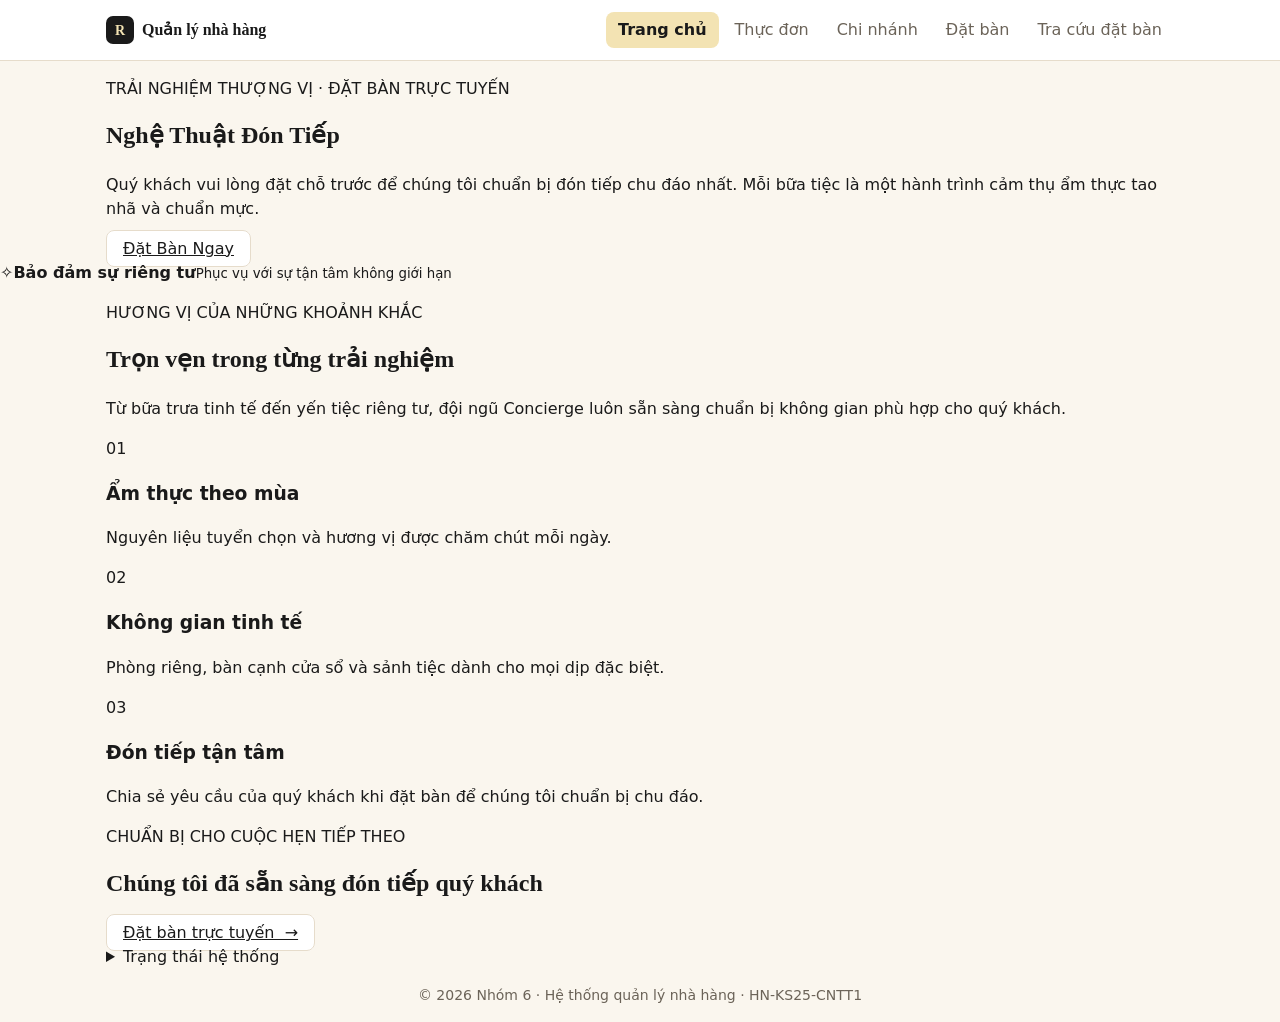
<file: restaurant-frontend/index.html>
<!DOCTYPE html>
<html lang="vi">
<head>
  <meta charset="UTF-8">
  <meta name="viewport" content="width=device-width, initial-scale=1.0">
  <title>Nhà hàng | Ẩm thực thượng hạng</title>
  <link rel="icon" href="assets/images/logo.svg">
  <link rel="stylesheet" href="css/style.css">
</head>
<body data-root="./">
  <header id="app-header"></header>

  <main class="home-page">
    <section class="home-hero">
      <div class="container home-hero-content">
        <p class="eyebrow">TRẢI NGHIỆM THƯỢNG VỊ · ĐẶT BÀN TRỰC TUYẾN</p>
        <h1>Nghệ Thuật Đón Tiếp</h1>
        <p>Quý khách vui lòng đặt chỗ trước để chúng tôi chuẩn bị đón tiếp chu đáo nhất. Mỗi bữa tiệc là một hành trình cảm thụ ẩm thực tao nhã và chuẩn mực.</p>
        <a class="btn btn-book" href="pages/customer/reservation.html">Đặt Bàn Ngay</a>
      </div>
      <div class="hero-assurance"><span>✧</span><strong>Bảo đảm sự riêng tư</strong><small>Phục vụ với sự tận tâm không giới hạn</small></div>
    </section>

    <section class="container home-content" id="experience">
      <div class="home-intro">
        <p class="eyebrow">HƯƠNG VỊ CỦA NHỮNG KHOẢNH KHẮC</p>
        <h2>Trọn vẹn trong từng trải nghiệm</h2>
        <p>Từ bữa trưa tinh tế đến yến tiệc riêng tư, đội ngũ Concierge luôn sẵn sàng chuẩn bị không gian phù hợp cho quý khách.</p>
      </div>
      <div class="experience-grid">
        <article class="experience-card"><span>01</span><h3>Ẩm thực theo mùa</h3><p>Nguyên liệu tuyển chọn và hương vị được chăm chút mỗi ngày.</p></article>
        <article class="experience-card"><span>02</span><h3>Không gian tinh tế</h3><p>Phòng riêng, bàn cạnh cửa sổ và sảnh tiệc dành cho mọi dịp đặc biệt.</p></article>
        <article class="experience-card"><span>03</span><h3>Đón tiếp tận tâm</h3><p>Chia sẻ yêu cầu của quý khách khi đặt bàn để chúng tôi chuẩn bị chu đáo.</p></article>
      </div>
      <div class="home-cta">
        <div><p class="eyebrow">CHUẨN BỊ CHO CUỘC HẸN TIẾP THEO</p><h2>Chúng tôi đã sẵn sàng đón tiếp quý khách</h2></div>
        <a class="btn btn-dark" href="pages/customer/reservation.html">Đặt bàn trực tuyến&nbsp; →</a>
      </div>
      <details class="connection-details">
        <summary>Trạng thái hệ thống</summary>
        <span>API: <code id="api-url"></code></span>
        <div id="health-status" class="status"></div>
        <button id="btn-recheck" class="btn">Kiểm tra lại</button>
      </details>
    </section>
  </main>

  <footer id="app-footer"></footer>

  <!-- Thứ tự quan trọng: config -> api -> utils -> layout -> script riêng của trang -->
  <script src="js/config.js"></script>
  <script src="js/api.js"></script>
  <script src="js/utils.js"></script>
  <script src="js/layout.js"></script>
  <script src="js/pages/home.js"></script>
</body>
</html>
</file>
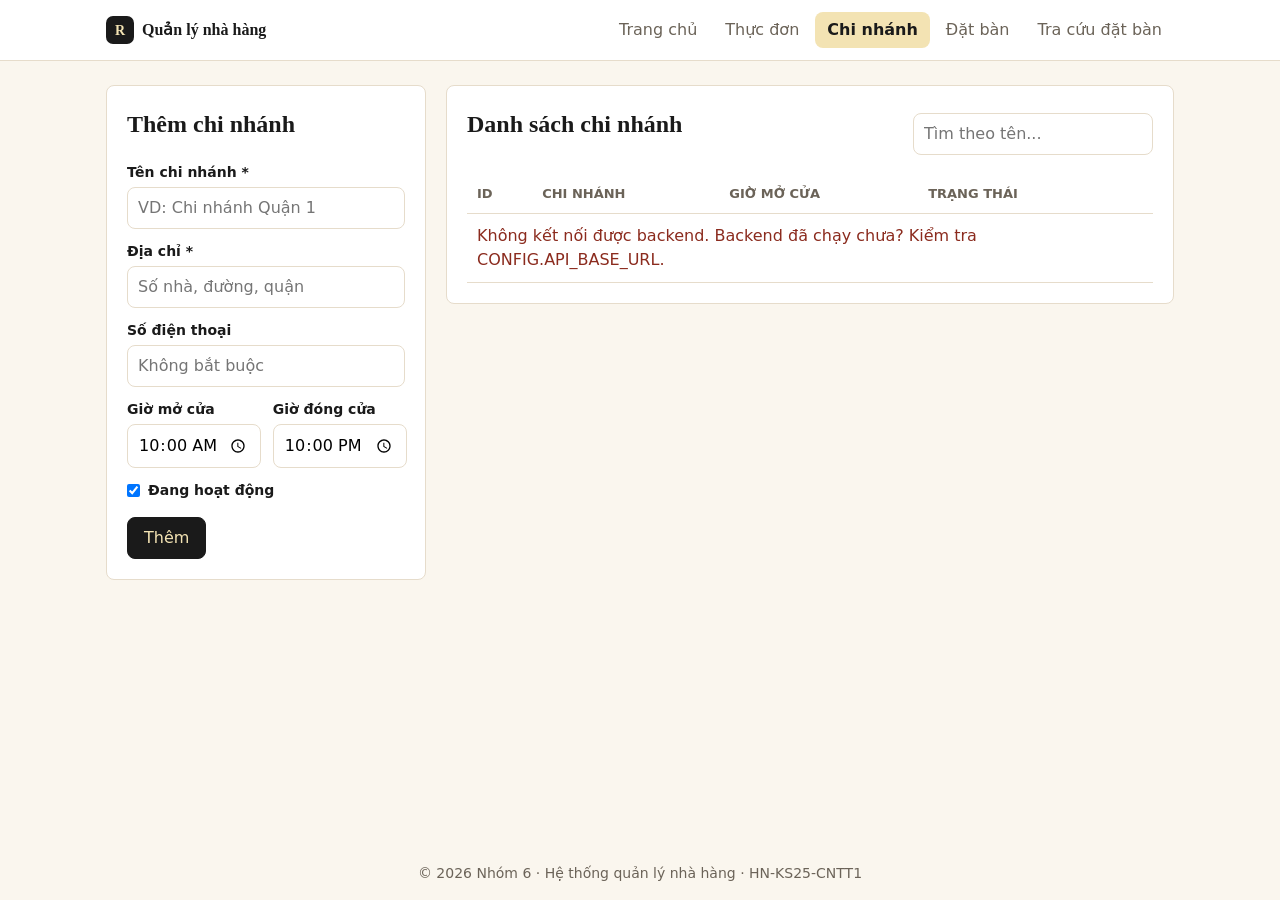
<file: restaurant-frontend/pages/admin/branches.html>
<!DOCTYPE html>
<html lang="vi">
<head>
  <meta charset="UTF-8">
  <meta name="viewport" content="width=device-width, initial-scale=1.0">
  <title>Chi nhánh | Quản lý nhà hàng</title>
  <link rel="icon" href="../../assets/images/logo.svg">
  <link rel="stylesheet" href="../../css/style.css">
</head>
<body data-root="../../">
  <header id="app-header"></header>

  <main class="container layout-2col">
    <!-- Form thêm / sửa -->
    <section class="card">
      <h2 id="form-title">Thêm chi nhánh</h2>
      <form id="branch-form">
        <label for="name">Tên chi nhánh *</label>
        <input id="name" name="name" type="text" required maxlength="100" placeholder="VD: Chi nhánh Quận 1">

        <label for="address">Địa chỉ *</label>
        <input id="address" name="address" type="text" required maxlength="255" placeholder="Số nhà, đường, quận">

        <label for="phone">Số điện thoại</label>
        <input id="phone" name="phone" type="tel" maxlength="20" placeholder="Không bắt buộc">

        <div class="time-row">
          <div>
            <label for="open_time">Giờ mở cửa</label>
            <input id="open_time" name="open_time" type="time" value="10:00" required>
          </div>
          <div>
            <label for="close_time">Giờ đóng cửa</label>
            <input id="close_time" name="close_time" type="time" value="22:00" required>
          </div>
        </div>

        <div class="checkbox-row">
          <input id="is_active" name="is_active" type="checkbox" checked>
          <label for="is_active">Đang hoạt động</label>
        </div>

        <div class="form-actions">
          <button id="btn-submit" type="submit" class="btn btn-primary">Thêm</button>
          <button id="btn-cancel" type="button" class="btn" hidden>Huỷ</button>
        </div>
      </form>
    </section>

    <!-- Danh sách -->
    <section class="card">
      <div class="list-header">
        <h2>Danh sách chi nhánh</h2>
        <input id="search-input" type="search" placeholder="Tìm theo tên...">
      </div>
      <div class="table-wrap">
        <table>
          <thead>
            <tr>
              <th>ID</th>
              <th>Chi nhánh</th>
              <th>Giờ mở cửa</th>
              <th>Trạng thái</th>
              <th></th>
            </tr>
          </thead>
          <tbody id="branch-table-body"></tbody>
        </table>
      </div>
    </section>
  </main>

  <footer id="app-footer"></footer>

  <script src="../../js/config.js"></script>
  <script src="../../js/api.js"></script>
  <script src="../../js/utils.js"></script>
  <script src="../../js/layout.js"></script>
  <script src="../../js/pages/branches.js"></script>
</body>
</html>
</file>
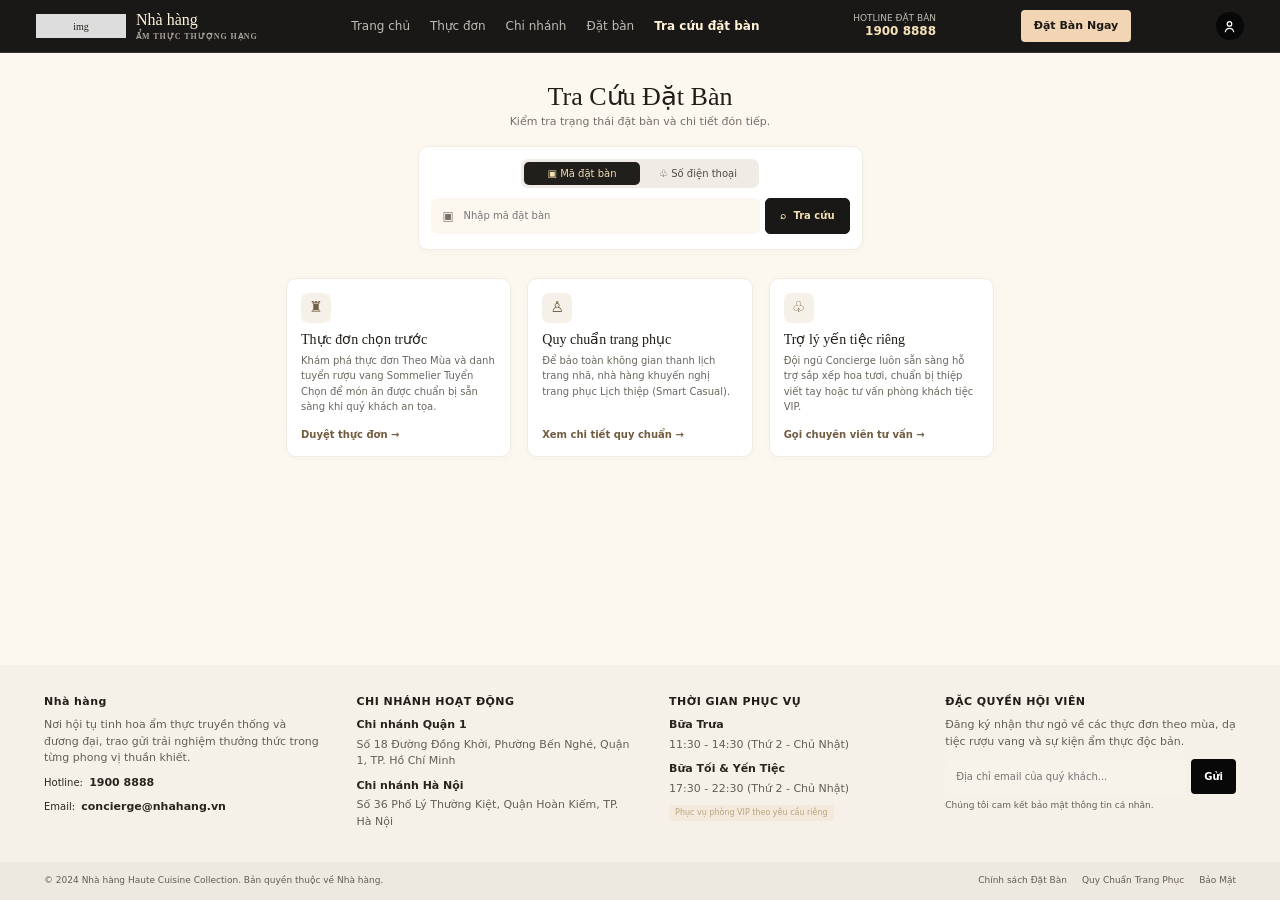
<file: restaurant-frontend/pages/customer/reservation-lookup.html>
<!DOCTYPE html>
<html lang="vi">
<head>
  <meta charset="UTF-8">
  <meta name="viewport" content="width=device-width, initial-scale=1.0">
  <meta name="theme-color" content="#191817">
  <title>Tra cứu đặt bàn | Nhà hàng</title>
  <link rel="icon" href="../../assets/images/logo.svg">
  <link rel="stylesheet" href="../../css/style.css">
  <link rel="stylesheet" href="../../css/reservation.css">
</head>
<body class="reservation-page lookup-page" data-root="../../">
  <header id="app-header"></header>

  <main class="container lookup-main">
    <section class="lookup-intro">
      <h1>Tra Cứu Đặt Bàn</h1>
      <p>Kiểm tra trạng thái đặt bàn và chi tiết đón tiếp.</p>
    </section>

    <section class="lookup-search-card" aria-label="Tra cứu đặt bàn">
      <div class="lookup-tabs" role="tablist" aria-label="Chọn thông tin tra cứu">
        <button id="search-by-code" class="lookup-tab active" type="button" role="tab" aria-selected="true">▣ Mã đặt bàn</button>
        <button id="search-by-phone" class="lookup-tab" type="button" role="tab" aria-selected="false">♧ Số điện thoại</button>
      </div>
      <form id="lookup-form" class="lookup-form" novalidate>
        <div class="lookup-input-wrap">
          <span id="lookup-input-icon" class="lookup-input-icon" aria-hidden="true">▣</span>
          <label class="sr-only" id="lookup-label" for="lookup-value">Mã đặt bàn</label>
          <input id="lookup-value" type="text" maxlength="20" placeholder="Nhập mã đặt bàn" autocomplete="off" required>
        </div>
        <button id="btn-lookup" type="submit" class="btn btn-primary">⌕ &nbsp;Tra cứu</button>
      </form>
      <div id="lookup-error" class="field-error" role="alert"></div>
      <div id="lookup-verification" class="lookup-verification" hidden>
        <p id="verification-copy">Để bảo vệ thông tin đặt bàn, vui lòng xác nhận số điện thoại đã dùng khi đặt.</p>
        <label id="verification-label" class="field-label" for="verification-value">Số điện thoại xác nhận</label>
        <input id="verification-value" type="tel" maxlength="20" autocomplete="tel" placeholder="090 123 4567">
        <div id="verification-error" class="field-error" role="alert"></div>
        <button id="btn-verify" class="btn btn-primary" type="button">Xác nhận thông tin</button>
      </div>
    </section>

    <section id="lookup-result" class="lookup-result" hidden aria-live="polite"></section>

    <section class="lookup-features" aria-label="Dịch vụ nhà hàng">
      <article class="lookup-feature">
        <span class="feature-icon" aria-hidden="true">♜</span>
        <h2>Thực đơn chọn trước</h2>
        <p>Khám phá thực đơn Theo Mùa và danh tuyển rượu vang Sommelier Tuyển Chọn để món ăn được chuẩn bị sẵn sàng khi quý khách an tọa.</p>
        <a href="../../index.html#experience">Duyệt thực đơn →</a>
      </article>
      <article class="lookup-feature">
        <span class="feature-icon" aria-hidden="true">♙</span>
        <h2>Quy chuẩn trang phục</h2>
        <p>Để bảo toàn không gian thanh lịch trang nhã, nhà hàng khuyến nghị trang phục Lịch thiệp (Smart Casual).</p>
        <a href="reservation.html#dress-code">Xem chi tiết quy chuẩn →</a>
      </article>
      <article class="lookup-feature">
        <span class="feature-icon" aria-hidden="true">♧</span>
        <h2>Trợ lý yến tiệc riêng</h2>
        <p>Đội ngũ Concierge luôn sẵn sàng hỗ trợ sắp xếp hoa tươi, chuẩn bị thiệp viết tay hoặc tư vấn phòng khách tiệc VIP.</p>
        <a href="tel:19008888">Gọi chuyên viên tư vấn →</a>
      </article>
    </section>
  </main>

  <footer id="app-footer"></footer>
  <script src="../../js/config.js"></script>
  <script src="../../js/api.js"></script>
  <script src="../../js/utils.js"></script>
  <script src="../../js/layout.js"></script>
  <script src="../../js/pages/reservation-lookup.js"></script>
</body>
</html>
</file>
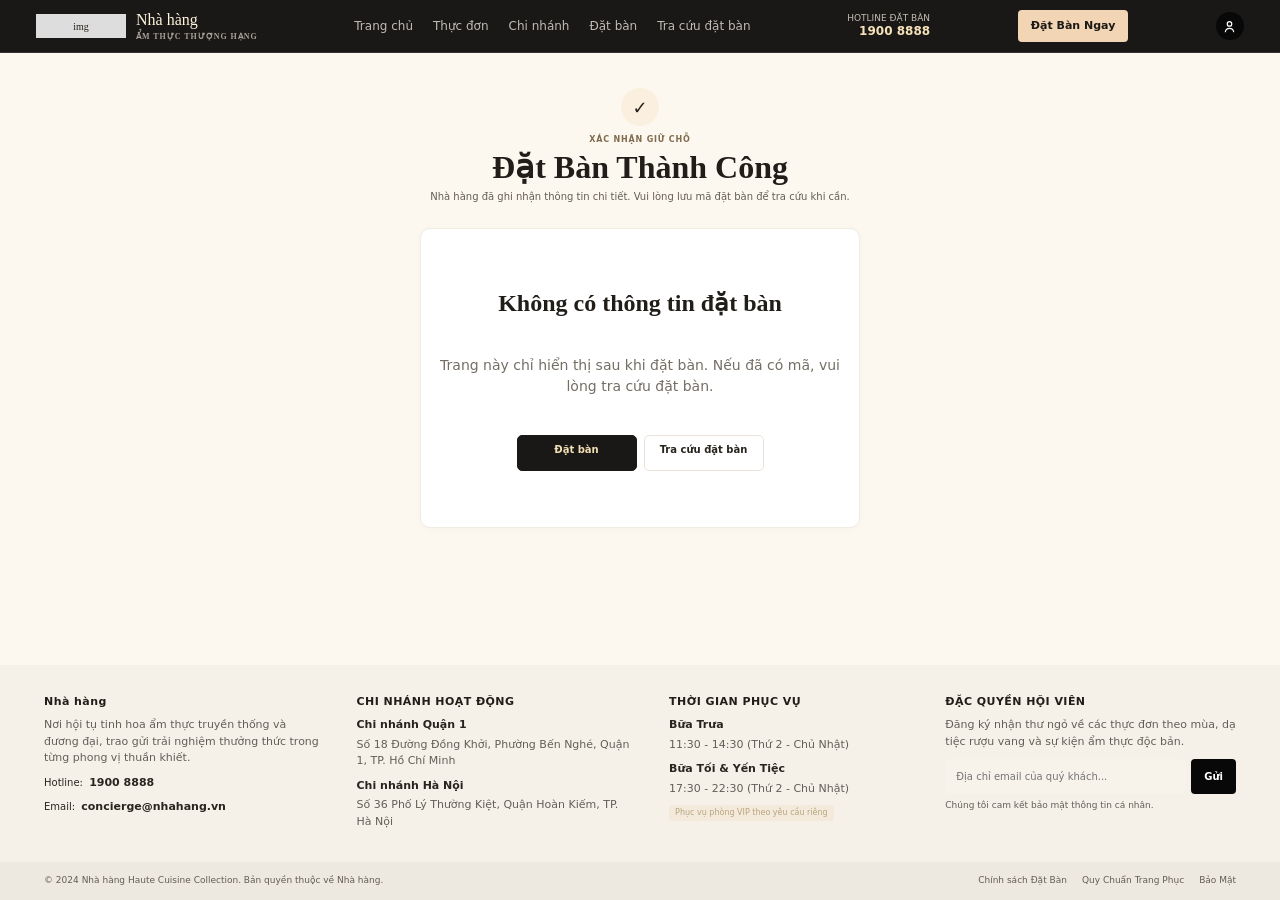
<file: restaurant-frontend/pages/customer/reservation-success.html>
<!DOCTYPE html>
<html lang="vi">
<head>
  <meta charset="UTF-8">
  <meta name="viewport" content="width=device-width, initial-scale=1.0">
  <meta name="theme-color" content="#191817">
  <title>Đặt bàn thành công | Nhà hàng</title>
  <link rel="icon" href="../../assets/images/logo.svg">
  <link rel="stylesheet" href="../../css/style.css">
  <link rel="stylesheet" href="../../css/reservation.css">
</head>
<body class="reservation-page success-page" data-root="../../">
  <header id="app-header"></header>

  <main class="container success-main">
    <section class="success-intro">
      <div class="success-icon" aria-hidden="true">✓</div>
      <p class="success-kicker">XÁC NHẬN GIỮ CHỖ</p>
      <h1>Đặt Bàn Thành Công</h1>
      <p>Nhà hàng đã ghi nhận thông tin chi tiết. Vui lòng lưu mã đặt bàn để tra cứu khi cần.</p>
    </section>
    <section id="success-content" class="success-card" aria-live="polite"></section>
  </main>

  <footer id="app-footer"></footer>
  <script src="../../js/config.js"></script>
  <script src="../../js/api.js"></script>
  <script src="../../js/utils.js"></script>
  <script src="../../js/layout.js"></script>
  <script src="../../js/pages/reservation-success.js"></script>
</body>
</html>
</file>
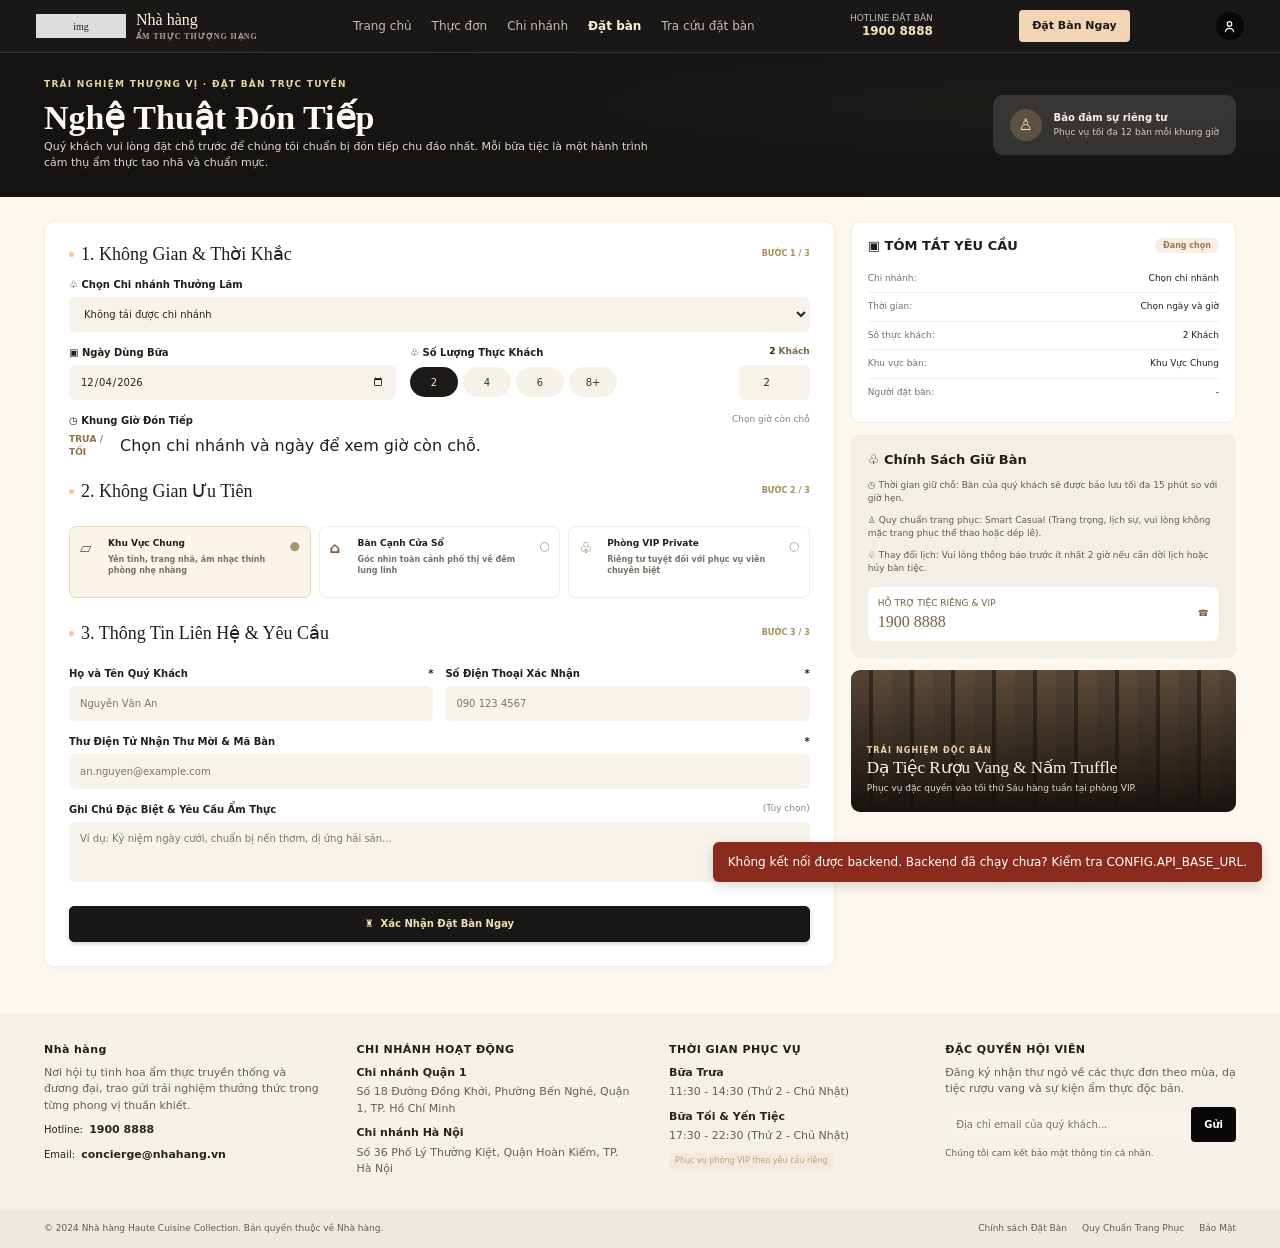
<file: restaurant-frontend/pages/customer/reservation.html>
<!DOCTYPE html>
<html lang="vi">
<head>
  <meta charset="UTF-8">
  <meta name="viewport" content="width=device-width, initial-scale=1.0">
  <meta name="theme-color" content="#191817">
  <title>Đặt bàn trực tuyến | Nhà hàng</title>
  <link rel="icon" href="../../assets/images/logo.svg">
  <link rel="stylesheet" href="../../css/style.css">
  <link rel="stylesheet" href="../../css/reservation.css">
</head>
<body class="reservation-page booking-page" data-root="../../">
  <header id="app-header"></header>

  <main class="container">
    <section class="reservation-hero">
      <div class="reservation-hero-copy">
        <p class="eyebrow">TRẢI NGHIỆM THƯỢNG VỊ · ĐẶT BÀN TRỰC TUYẾN</p>
        <h1>Nghệ Thuật Đón Tiếp</h1>
        <p>Quý khách vui lòng đặt chỗ trước để chúng tôi chuẩn bị đón tiếp chu đáo nhất. Mỗi bữa tiệc là một hành trình cảm thụ ẩm thực tao nhã và chuẩn mực.</p>
      </div>
      <div class="hero-assurance">
        <span aria-hidden="true">♙</span>
        <strong>Bảo đảm sự riêng tư</strong>
        <small>Phục vụ tối đa 12 bàn mỗi khung giờ</small>
      </div>
    </section>

    <div class="reservation-layout">
      <form id="reservation-form" class="reservation-form" novalidate>
        <section class="form-section" aria-labelledby="step-one-title">
          <div class="section-heading">
            <h2 id="step-one-title">1. Không Gian &amp; Thời Khắc</h2>
            <span class="step-label">BƯỚC 1 / 3</span>
          </div>

          <label class="field-label" for="branch">♧ Chọn Chi nhánh Thưởng Lãm</label>
          <select id="branch" required>
            <option value="">Đang tải chi nhánh...</option>
          </select>
          <div class="field-error" id="err-branch" aria-live="polite"></div>

          <div class="booking-fields-row">
            <div class="booking-date">
              <label class="field-label" for="date">▣ Ngày Dùng Bữa</label>
              <input id="date" type="date" required>
              <div class="field-error" id="err-date" aria-live="polite"></div>
            </div>
            <div>
              <div class="field-label"><span>♧ Số Lượng Thực Khách</span><span class="party-total"><strong id="party-total">2</strong> Khách</span></div>
              <div class="party-row">
                <div class="chip-group" id="party-chips" aria-label="Chọn số khách">
                  <button type="button" class="chip" data-size="2">2</button>
                  <button type="button" class="chip" data-size="4">4</button>
                  <button type="button" class="chip" data-size="6">6</button>
                  <button type="button" class="chip" data-size="8">8+</button>
                </div>
                <input id="party_size" type="number" min="1" max="50" value="2" aria-label="Số lượng khách" required>
              </div>
              <div class="field-error" id="err-party" aria-live="polite"></div>
            </div>
          </div>

          <div class="field-label"><span>◷ Khung Giờ Đón Tiếp</span><span class="field-hint">Chọn giờ còn chỗ</span></div>
          <div id="time-slots" class="time-picker" aria-label="Chọn giờ đến"></div>
          <div class="field-error" id="err-time" aria-live="polite"></div>
        </section>

        <section class="form-section" aria-labelledby="step-two-title">
          <div class="section-heading">
            <h2 id="step-two-title">2. Không Gian Ưu Tiên</h2>
            <span class="step-label">BƯỚC 2 / 3</span>
          </div>
          <div class="preference-grid">
            <label class="preference-card selected">
              <input type="radio" name="preferred_area" value="Khu Vực Chung" checked>
              <span class="preference-icon" aria-hidden="true">▱</span>
              <span><strong>Khu Vực Chung</strong><small>Yên tĩnh, trang nhã, âm nhạc thính phòng nhẹ nhàng</small></span>
              <span class="preference-check" aria-hidden="true">●</span>
            </label>
            <label class="preference-card">
              <input type="radio" name="preferred_area" value="Bàn Cạnh Cửa Sổ">
              <span class="preference-icon" aria-hidden="true">⌂</span>
              <span><strong>Bàn Cạnh Cửa Sổ</strong><small>Góc nhìn toàn cảnh phố thị về đêm lung linh</small></span>
              <span class="preference-check" aria-hidden="true">○</span>
            </label>
            <label class="preference-card">
              <input type="radio" name="preferred_area" value="Phòng VIP Private">
              <span class="preference-icon" aria-hidden="true">♧</span>
              <span><strong>Phòng VIP Private</strong><small>Riêng tư tuyệt đối với phục vụ viên chuyên biệt</small></span>
              <span class="preference-check" aria-hidden="true">○</span>
            </label>
          </div>
        </section>

        <section class="form-section" aria-labelledby="step-three-title">
          <div class="section-heading">
            <h2 id="step-three-title">3. Thông Tin Liên Hệ &amp; Yêu Cầu</h2>
            <span class="step-label">BƯỚC 3 / 3</span>
          </div>
          <div class="contact-grid">
            <div>
              <label class="field-label" for="guest_name">Họ và Tên Quý Khách <span aria-hidden="true">*</span></label>
              <input id="guest_name" type="text" maxlength="100" placeholder="Nguyễn Văn An" autocomplete="name" required>
              <div class="field-error" id="err-name" aria-live="polite"></div>
            </div>
            <div>
              <label class="field-label" for="guest_phone">Số Điện Thoại Xác Nhận <span aria-hidden="true">*</span></label>
              <input id="guest_phone" type="tel" maxlength="20" placeholder="090 123 4567" autocomplete="tel" required>
              <div class="field-error" id="err-phone" aria-live="polite"></div>
            </div>
            <div class="full">
              <label class="field-label" for="guest_email">Thư Điện Tử Nhận Thư Mời &amp; Mã Bàn <span aria-hidden="true">*</span></label>
              <input id="guest_email" type="email" maxlength="100" placeholder="an.nguyen@example.com" autocomplete="email" required>
              <div class="field-error" id="err-email" aria-live="polite"></div>
            </div>
            <div class="full">
              <label class="field-label" for="note">Ghi Chú Đặc Biệt &amp; Yêu Cầu Ẩm Thực <span class="field-hint">(Tùy chọn)</span></label>
              <textarea id="note" rows="3" maxlength="180" placeholder="Ví dụ: Kỷ niệm ngày cưới, chuẩn bị nến thơm, dị ứng hải sản..."></textarea>
              <div class="field-error" id="err-note" aria-live="polite"></div>
            </div>
          </div>
          <div class="form-actions">
            <button id="btn-submit" type="submit" class="btn btn-primary reservation-submit">♜ &nbsp;Xác Nhận Đặt Bàn Ngay</button>
          </div>
        </section>
      </form>

      <aside class="reservation-sidebar">
        <section class="reservation-side-card">
          <h2>▣ TÓM TẮT YÊU CẦU <span class="summary-status">Đang chọn</span></h2>
          <div class="summary-row"><span>Chi nhánh:</span><span id="sum-branch">Chọn chi nhánh</span></div>
          <div class="summary-row"><span>Thời gian:</span><span id="sum-time">Chọn ngày và giờ</span></div>
          <div class="summary-row"><span>Số thực khách:</span><span id="sum-party">2 Khách</span></div>
          <div class="summary-row"><span>Khu vực bàn:</span><span id="sum-area">Khu Vực Chung</span></div>
          <div class="summary-row"><span>Người đặt bàn:</span><span id="sum-name">-</span></div>
        </section>

        <section class="reservation-side-card policy-card" id="dress-code">
          <h2>♧ Chính Sách Giữ Bàn</h2>
          <ul class="policy-list">
            <li>◷ Thời gian giữ chỗ: Bàn của quý khách sẽ được bảo lưu tối đa 15 phút so với giờ hẹn.</li>
            <li>♙ Quy chuẩn trang phục: Smart Casual (Trang trọng, lịch sự, vui lòng không mặc trang phục thể thao hoặc dép lê).</li>
            <li>♧ Thay đổi lịch: Vui lòng thông báo trước ít nhất 2 giờ nếu cần dời lịch hoặc hủy bàn tiệc.</li>
          </ul>
          <div class="policy-call"><span>HỖ TRỢ TIỆC RIÊNG &amp; VIP<strong>1900 8888</strong></span><span aria-hidden="true">☎</span></div>
        </section>

        <article class="promo-card">
          <p class="eyebrow">TRẢI NGHIỆM ĐỘC BẢN</p>
          <h2>Dạ Tiệc Rượu Vang &amp; Nấm Truffle</h2>
          <p>Phục vụ đặc quyền vào tối thứ Sáu hàng tuần tại phòng VIP.</p>
        </article>
      </aside>
    </div>
  </main>

  <footer id="app-footer"></footer>
  <script src="../../js/config.js"></script>
  <script src="../../js/api.js"></script>
  <script src="../../js/utils.js"></script>
  <script src="../../js/layout.js"></script>
  <script src="../../js/pages/reservation.js"></script>
</body>
</html>
</file>
<file: restaurant-frontend/css/style.css>
/* ==========================================================
   Style chung cho mọi trang.
   Đổi màu chủ đạo cả web: sửa các biến trong :root bên dưới.
   ========================================================== */
:root {
  /* Bảng màu sang trọng: đen than, vàng champagne, màu da (nude), nền ngà */
  --color-primary: #1a1a1a;        /* đen than: nút chính, tiêu đề */
  --color-primary-dark: #000000;
  --color-accent: #f3e3b3;         /* vàng champagne: chữ trên nền đen, điểm nhấn */
  --color-secondary: #e8c9a9;      /* màu da: viền nhấn, badge phụ */
  --color-danger: #8b2b1e;
  --color-success: #2f5d3a;
  --color-warning: #7a5a00;
  --color-info: #2f4a63;
  --color-text: #1a1a1a;
  --color-muted: #6b6358;
  --color-border: #e6dccb;
  --color-bg: #faf6ee;             /* ivory */
  --color-card: #ffffff;
  --font-heading: Georgia, "Times New Roman", serif;
  --radius: 8px;
}

* { box-sizing: border-box; }

body {
  margin: 0;
  font-family: system-ui, -apple-system, "Segoe UI", Roboto, Arial, sans-serif;
  color: var(--color-text);
  background: var(--color-bg);
  line-height: 1.5;
  min-height: 100vh;
  display: flex;
  flex-direction: column;
}

a { color: var(--color-primary); }
code { background: #f3e3b3; padding: 1px 6px; border-radius: 4px; }
h1, h2 { margin-top: 0; font-family: var(--font-heading); font-weight: 600; }

.container { width: 100%; max-width: 1100px; margin: 0 auto; padding: 0 16px; }
main.container { flex: 1; padding-top: 24px; padding-bottom: 24px; }

/* ---------- Header / Footer ---------- */
#app-header { background: var(--color-card); border-bottom: 1px solid var(--color-border); }
.header-inner { display: flex; align-items: center; justify-content: space-between; gap: 16px; height: 60px; }
.brand { font-family: var(--font-heading); display: flex; align-items: center; gap: 8px; font-weight: 700; color: var(--color-text); text-decoration: none; }
.nav { display: flex; gap: 4px; flex-wrap: wrap; }
.nav a { padding: 6px 12px; border-radius: var(--radius); color: var(--color-muted); text-decoration: none; }
.nav a:hover { background: var(--color-bg); }
.nav a.active { background: var(--color-accent); color: var(--color-primary); font-weight: 600; }
#app-footer { padding: 16px 0; text-align: center; color: var(--color-muted); font-size: 14px; }

/* ---------- Card ---------- */
.card {
  background: var(--color-card);
  border: 1px solid var(--color-border);
  border-radius: var(--radius);
  padding: 20px;
  margin-bottom: 20px;
}

/* Trang 2 cột: form bên trái, danh sách bên phải (màn hình nhỏ thì xếp dọc) */
.layout-2col { display: grid; grid-template-columns: 320px 1fr; gap: 20px; align-items: start; }
@media (max-width: 800px) { .layout-2col { grid-template-columns: 1fr; } }

/* ---------- Form ---------- */
label { display: block; margin: 12px 0 4px; font-weight: 600; font-size: 14px; }
input, textarea {
  width: 100%;
  padding: 8px 10px;
  border: 1px solid var(--color-border);
  border-radius: var(--radius);
  font: inherit;
}
input:focus, textarea:focus { outline: 2px solid var(--color-secondary); border-color: var(--color-primary); }
.form-actions { display: flex; gap: 8px; margin-top: 16px; }

/* ---------- Button ---------- */
.btn {
  padding: 8px 16px;
  border: 1px solid var(--color-border);
  border-radius: var(--radius);
  background: var(--color-card);
  font: inherit;
  cursor: pointer;
}
.btn:hover { background: var(--color-bg); }
.btn:disabled { opacity: .6; cursor: not-allowed; }
.btn-primary { background: var(--color-primary); border-color: var(--color-primary); color: var(--color-accent); }
.btn-primary:hover { background: var(--color-primary-dark); }
.btn-danger { color: var(--color-danger); }
.btn-small { padding: 4px 10px; font-size: 13px; }

/* ---------- Table ---------- */
.list-header { display: flex; justify-content: space-between; align-items: center; gap: 12px; flex-wrap: wrap; }
.list-header input { max-width: 240px; }
.table-wrap { overflow-x: auto; margin-top: 12px; }
table { width: 100%; border-collapse: collapse; }
th, td { padding: 10px; border-bottom: 1px solid var(--color-border); text-align: left; vertical-align: top; }
th { font-size: 13px; color: var(--color-muted); text-transform: uppercase; }
.actions { white-space: nowrap; text-align: right; }

/* ---------- Trạng thái / tiện ích ---------- */
.muted { color: var(--color-muted); font-size: 14px; }
.text-right { text-align: right; }
.text-error { color: var(--color-danger); }

.status { padding: 12px; border-radius: var(--radius); margin: 12px 0; }
.status-loading { background: var(--color-bg); }
.status-ok { background: #e4efe6; color: var(--color-success); }
.status-error { background: #f4e1de; color: var(--color-danger); }

/* Badge trạng thái: <span class="badge badge-success">Đang hoạt động</span> */
.badge { display: inline-block; padding: 2px 10px; border-radius: 999px; font-size: 12px; font-weight: 600; color: #fff; }
.badge-success { background: var(--color-success); }
.badge-warning { background: var(--color-warning); }
.badge-danger { background: var(--color-danger); }
.badge-info { background: var(--color-info); }
.badge-muted { background: var(--color-muted); }

.checkbox-row { display: flex; align-items: center; gap: 8px; margin-top: 12px; font-weight: 600; font-size: 14px; }
.checkbox-row input { width: auto; margin: 0; }
.checkbox-row label { margin: 0; }
.row-inactive { opacity: .6; }
.time-row { display: grid; grid-template-columns: 1fr 1fr; gap: 12px; }

.toast {
  position: fixed;
  right: 16px;
  bottom: 16px;
  padding: 12px 16px;
  border-radius: var(--radius);
  color: #fff;
  box-shadow: 0 4px 12px rgba(0, 0, 0, .15);
  z-index: 100;
}
.toast-success { background: var(--color-success); }
.toast-error { background: var(--color-danger); }
</file>
<file: restaurant-frontend/css/reservation.css>
:root {
  --color-primary: #181716;
  --color-primary-dark: #090909;
  --color-accent: #ead9ad;
  --color-secondary: #e8d9bd;
  --color-text: #211e1a;
  --color-muted: #746e65;
  --color-border: #eee8dd;
  --color-bg: #fcf8f0;
  --color-card: #fff;
  --font-heading: Georgia, "Times New Roman", serif;
  --radius: 10px;
}

.booking-fields-row {
  display: grid;
  grid-template-columns: minmax(0, .9fr) minmax(0, 1.1fr);
  gap: 14px;
  align-items: end;
}

.party-row input {
  width: 52px;
  min-width: 52px;
  min-height: 30px;
  padding: 0 5px;
  text-align: center;
}

.reservation-page {
  background: var(--color-bg);
}

.footer-note {
  width: fit-content;
  padding: 2px 6px;
  border-radius: 3px;
  background: #f3eadb;
  color: #b8a47f !important;
  font-size: 8px !important;
}

.reservation-page .container {
  max-width: 1240px;
}

.reservation-page .sr-only {
  position: absolute;
  width: 1px;
  height: 1px;
  padding: 0;
  overflow: hidden;
  clip: rect(0, 0, 0, 0);
  white-space: nowrap;
  clip-path: inset(50%);
}

.reservation-page #app-header {
  position: relative;
  z-index: 5;
  background: #191817;
  border-bottom: 1px solid rgba(255, 255, 255, .12);
  color: #f7f1e7;
}

.reservation-page .header-inner {
  height: auto;
  min-height: 52px;
  display: flex;
  align-items: center;
  justify-content: space-between;
  gap: 18px;
}

.reservation-page .brand {
  flex: 0 0 auto;
  display: flex;
  align-items: center;
  gap: 10px;
  color: #fff4dc;
  text-decoration: none;
}

.brand-logo {
  width: 90px;
  height: 24px;
  display: grid;
  place-items: center;
  background: #ddd;
  color: #26211a;
  font: 10px Georgia, serif;
}

.brand-copy {
  display: grid;
  line-height: 1.15;
}

.brand-copy strong {
  font: 16px var(--font-heading);
}

.brand-copy small {
  margin-top: 3px;
  color: #aaa39a;
  font-size: 8px;
  letter-spacing: .12em;
}

.reservation-page .nav {
  display: flex;
  align-items: center;
  justify-content: center;
  gap: 2px;
}

.reservation-page .nav a {
  padding: 8px 9px;
  color: #c1bbb3;
  font-size: 12px;
  text-decoration: none;
  white-space: nowrap;
}

.reservation-page .nav a:hover,
.reservation-page .nav a.active {
  color: #fff2d6;
  background: transparent;
}

.header-contact {
  flex: 0 0 auto;
  display: grid;
  justify-items: end;
  color: #c5beb4;
  font-size: 9px;
  line-height: 1.25;
}

.header-contact strong {
  color: #f6e2b9;
  font-size: 12px;
}

.reservation-page .header-book {
  padding: 8px 13px;
  border-radius: 4px;
  background: #f2d5b5;
  color: #1c1915;
  font-size: 11px;
  font-weight: 700;
  text-decoration: none;
  white-space: nowrap;
}

.account-link {
  width: 28px;
  height: 28px;
  display: grid;
  place-items: center;
  border-radius: 50%;
  background: #080808;
  color: #fff;
  text-decoration: none;
}

.reservation-page main.container {
  width: 100%;
  max-width: none;
  padding: 0 0 46px;
}

.reservation-page #app-footer {
  padding: 0;
  background: #f6f1e8;
  color: var(--color-text);
  text-align: left;
}

.footer-main {
  width: min(1240px, 100%);
  margin: 0 auto;
  padding: 30px 24px 24px;
  display: grid;
  grid-template-columns: 1.15fr 1.15fr 1fr 1.2fr;
  gap: 34px;
}

.footer-brand {
  margin: 0 0 7px;
  font: 20px var(--font-heading);
}

.footer-main p,
.footer-main address {
  margin: 0 0 8px;
  color: #625e58;
  font-size: 11px;
  font-style: normal;
  line-height: 1.5;
}

.footer-main h2 {
  margin: 0 0 9px;
  font: 700 11px system-ui, sans-serif;
  letter-spacing: .04em;
}

.footer-main strong {
  display: block;
  margin-bottom: 3px;
  color: #28241f;
  font-size: 11px;
}

.footer-main strong.footer-inline {
  display: inline;
  margin: 0 0 0 3px;
}

.footer-main .footer-label {
  display: block;
  margin-top: 8px;
  color: #292520;
  font-size: 10px;
}

.footer-inline {
  color: #28241f;
  font-size: 11px;
}

.newsletter-form {
  display: flex;
  gap: 5px;
  margin-top: 9px;
}

.newsletter-form input {
  min-width: 0;
  height: 32px;
  padding: 0 10px;
  border: 1px solid var(--color-border);
  border-radius: 4px;
  background: #fff;
  font: 10px system-ui, sans-serif;
}

.newsletter-form button {
  flex: 0 0 auto;
  padding: 0 13px;
  border: 0;
  border-radius: 4px;
  background: #080808;
  color: #fff;
  font: 700 10px system-ui, sans-serif;
  cursor: pointer;
}

.footer-privacy {
  margin-top: 5px !important;
  font-size: 9px !important;
}

.footer-bottom {
  min-height: 38px;
  padding: 9px max(24px, calc((100% - 1192px) / 2));
  display: flex;
  justify-content: space-between;
  align-items: center;
  gap: 12px;
  background: #eee9e0;
  color: #615c54;
  font-size: 9px;
}

.footer-links {
  display: flex;
  gap: 15px;
}

.footer-links a {
  color: inherit;
  text-decoration: none;
  white-space: nowrap;
}

.reservation-hero {
  min-height: 138px;
  padding: 25px max(24px, calc((100% - 1192px) / 2));
  display: flex;
  align-items: center;
  justify-content: space-between;
  gap: 24px;
  background:
    linear-gradient(90deg, rgba(20, 19, 18, .96), rgba(20, 19, 18, .83)),
    radial-gradient(ellipse at 75% 35%, #554b40, #211f1d 55%, #121110);
  color: #fff;
}

.reservation-hero-copy {
  max-width: 720px;
}

.eyebrow {
  margin: 0 0 5px;
  color: #e8d5a5;
  font-size: 9px;
  font-weight: 700;
  letter-spacing: .14em;
}

.reservation-hero h1 {
  margin: 0 0 2px;
  color: #fffaf1;
  font: 700 clamp(25px, 3vw, 34px) var(--font-heading);
}

.reservation-hero p:not(.eyebrow) {
  max-width: 620px;
  margin: 0;
  color: #ded8ce;
  font-size: 11px;
}

.hero-assurance {
  min-width: 235px;
  padding: 14px 17px;
  display: grid;
  grid-template-columns: 34px 1fr;
  align-items: center;
  column-gap: 10px;
  border-radius: 10px;
  background: rgba(255, 255, 255, .12);
  color: #f8f2e8;
}

.hero-assurance span {
  grid-row: span 2;
  width: 32px;
  height: 32px;
  display: grid;
  place-items: center;
  border-radius: 50%;
  background: #5b5144;
  color: #f1d9a8;
}

.hero-assurance strong {
  font-size: 10px;
}

.hero-assurance small {
  color: #d3ccc2;
  font-size: 9px;
}

.reservation-layout {
  width: min(1192px, calc(100% - 48px));
  margin: 24px auto 0;
  display: grid;
  grid-template-columns: minmax(0, 1.95fr) minmax(250px, .95fr);
  gap: 16px;
  align-items: start;
}

.reservation-form,
.lookup-search-card,
.success-card,
.lookup-feature {
  border: 1px solid #f0ebe3;
  border-radius: 10px;
  background: #fff;
  box-shadow: 0 2px 8px rgba(48, 37, 22, .025);
}

.reservation-form {
  padding: 21px 24px 24px;
}

.form-section + .form-section {
  margin-top: 20px;
}

.section-heading {
  display: flex;
  align-items: center;
  justify-content: space-between;
  gap: 12px;
  margin-bottom: 12px;
}

.section-heading h2 {
  margin: 0;
  font: 18px var(--font-heading);
}

.section-heading h2::before {
  content: "";
  width: 5px;
  height: 5px;
  display: inline-block;
  margin: 0 7px 3px 0;
  border-radius: 50%;
  background: #efc8a4;
}

.step-label {
  color: #a68d5d;
  font-size: 8px;
  font-weight: 700;
  white-space: nowrap;
}

.field-label {
  display: flex;
  align-items: center;
  justify-content: space-between;
  gap: 8px;
  margin: 10px 0 5px;
  font-size: 10px;
  font-weight: 700;
}

.field-label .field-hint {
  color: #8d8376;
  font-size: 9px;
  font-weight: 400;
}

.reservation-page input,
.reservation-page select,
.reservation-page textarea {
  width: 100%;
  border: 1px solid transparent;
  border-radius: 6px;
  background: #f7f3eb;
  color: #28241f;
  font: 10px system-ui, sans-serif;
}

.reservation-page input,
.reservation-page select {
  min-height: 35px;
  padding: 0 10px;
}

.reservation-page textarea {
  min-height: 60px;
  padding: 10px;
  resize: vertical;
}

.reservation-page input:focus,
.reservation-page select:focus,
.reservation-page textarea:focus {
  outline: 2px solid #e8d5a5;
  border-color: #bc9e6d;
}

.field-error {
  min-height: 0;
  margin-top: 3px;
  color: #a33626;
  font-size: 9px;
}

.invalid {
  border-color: #a33626 !important;
}

.reservation-page .chip-group {
  display: flex;
  flex-wrap: wrap;
  gap: 5px;
}

.reservation-page .chip {
  min-width: 48px;
  min-height: 30px;
  padding: 0 12px;
  border: 1px solid transparent;
  border-radius: 18px;
  background: #f6f2ea;
  color: #39352e;
  font: 10px system-ui, sans-serif;
  cursor: pointer;
}

.reservation-page .chip:hover,
.reservation-page .chip.selected {
  background: #1c1a18;
  color: #f6e4b7;
}

.time-picker {
  display: grid;
  grid-template-columns: 42px 1fr;
  gap: 6px 9px;
  align-items: center;
}

.time-group-label {
  color: #8e744b;
  font-size: 9px;
  font-weight: 700;
}

.party-row {
  display: grid;
  grid-template-columns: minmax(0, 1fr) auto;
  gap: 12px;
  align-items: center;
}

.party-total {
  color: #77664c;
  font-size: 9px;
}

.party-total strong {
  color: #29251f;
}

.preference-grid {
  display: grid;
  grid-template-columns: repeat(3, 1fr);
  gap: 8px;
  margin-top: 10px;
}

.preference-card {
  min-height: 72px;
  padding: 10px;
  display: grid;
  grid-template-columns: 22px 1fr 10px;
  gap: 6px;
  align-items: start;
  border: 1px solid #f0ece5;
  border-radius: 7px;
  background: #fff;
  cursor: pointer;
}

.preference-card.selected {
  border-color: #e8d6b7;
  background: #faf4e9;
}

.preference-card input {
  position: absolute;
  width: 1px;
  height: 1px;
  opacity: 0;
}

.preference-icon {
  color: #765a35;
  font-size: 15px;
}

.preference-card strong {
  display: block;
  margin-bottom: 4px;
  font-size: 9px;
}

.preference-card small {
  display: block;
  color: #777169;
  font-size: 8px;
  line-height: 1.4;
}

.preference-check {
  color: #a89776;
  font-size: 12px;
}

.contact-grid {
  display: grid;
  grid-template-columns: 1fr 1fr;
  gap: 0 12px;
}

.contact-grid .full {
  grid-column: 1 / -1;
}

.reservation-page .form-actions {
  margin-top: 14px;
}

.reservation-page .btn {
  min-height: 36px;
  padding: 8px 14px;
  border: 1px solid #e9e3da;
  border-radius: 5px;
  background: #fff;
  color: #27231d;
  font: 700 10px system-ui, sans-serif;
  text-decoration: none;
  cursor: pointer;
}

.reservation-page .btn-primary {
  border-color: #191817;
  background: #191817;
  color: #f2dfb3;
}

.reservation-page .btn-primary:hover {
  background: #34302b;
}

.reservation-page .btn:disabled {
  opacity: .6;
  cursor: wait;
}

.reservation-submit {
  width: 100%;
  box-shadow: 0 2px 4px rgba(0, 0, 0, .17);
}

.reservation-sidebar {
  display: grid;
  gap: 12px;
}

.reservation-side-card {
  padding: 16px;
  border: 1px solid #f0ebe3;
  border-radius: 9px;
  background: #fff;
}

.reservation-side-card h2 {
  margin: 0 0 12px;
  font: 700 13px system-ui, sans-serif;
}

.summary-status {
  float: right;
  padding: 3px 8px;
  border-radius: 12px;
  background: #f8efe2;
  color: #97784f;
  font-size: 8px;
}

.summary-row {
  display: flex;
  justify-content: space-between;
  gap: 10px;
  padding: 7px 0;
  border-bottom: 1px solid #f2eee8;
  font-size: 9px;
}

.summary-row:last-child {
  border: 0;
}

.summary-row span:first-child {
  color: #766f66;
}

.summary-row span:last-child {
  text-align: right;
}

.policy-card {
  background: #f3efe7;
}

.policy-list {
  margin: 0;
  padding: 0;
  list-style: none;
}

.policy-list li {
  display: flex;
  gap: 7px;
  margin-top: 9px;
  color: #615b52;
  font-size: 9px;
  line-height: 1.45;
}

.policy-call {
  margin-top: 12px;
  padding: 10px;
  display: flex;
  justify-content: space-between;
  align-items: center;
  border-radius: 7px;
  background: #fff;
  color: #775f3f;
  font-size: 9px;
}

.policy-call strong {
  display: block;
  margin-top: 2px;
  font: 16px var(--font-heading);
}

.promo-card {
  min-height: 142px;
  padding: 16px;
  display: flex;
  flex-direction: column;
  justify-content: end;
  border-radius: 9px;
  background:
    linear-gradient(0deg, rgba(18, 15, 13, .92), rgba(18, 15, 13, .08)),
    repeating-linear-gradient(90deg, #5b4938 0 18px, #382d23 18px 22px, #65503a 22px 41px);
  color: #fff7e9;
}

.promo-card .eyebrow {
  color: #e9d4a9;
  font-size: 8px;
}

.promo-card h2 {
  margin: 0 0 4px;
  font: 17px var(--font-heading);
}

.promo-card p {
  margin: 0;
  color: #e4dace;
  font-size: 9px;
}

.lookup-main {
  padding-top: 28px !important;
  padding-bottom: 60px !important;
}

.lookup-intro {
  margin: 0 auto 15px;
  text-align: center;
}

.lookup-intro h1 {
  margin: 0 0 2px;
  font: 26px var(--font-heading);
}

.lookup-intro p {
  margin: 0;
  color: var(--color-muted);
  font-size: 11px;
}

.lookup-search-card {
  width: min(445px, calc(100% - 32px));
  margin: 0 auto 28px;
  padding: 12px;
}

.lookup-tabs {
  width: max-content;
  margin: 0 auto 10px;
  padding: 3px;
  display: flex;
  border-radius: 7px;
  background: #f0ece5;
}

.lookup-tab {
  min-width: 116px;
  padding: 6px 10px;
  border: 0;
  border-radius: 5px;
  background: transparent;
  color: #504b44;
  font: 10px system-ui, sans-serif;
  cursor: pointer;
}

.lookup-tab.active {
  background: #211f1c;
  color: #f2dfb3;
}

.lookup-form {
  display: grid;
  grid-template-columns: 1fr auto;
  gap: 5px;
}

.lookup-form input {
  min-height: 36px;
  padding-left: 32px;
  background-color: #fcf8f0;
}

.lookup-input-wrap {
  position: relative;
}

.lookup-input-icon {
  position: absolute;
  top: 50%;
  left: 12px;
  color: #776f62;
  font-size: 12px;
  transform: translateY(-50%);
}

.lookup-verification {
  margin-top: 10px;
  padding: 10px;
  border-radius: 6px;
  background: #fbf8f2;
}

.lookup-verification[hidden] {
  display: none;
}

.lookup-verification p {
  margin: 0 0 7px;
  color: #655f57;
  font-size: 9px;
}

.lookup-verification .field-label {
  margin-top: 0;
}

.lookup-verification .btn {
  width: 100%;
  margin-top: 8px;
}

.lookup-features {
  width: min(708px, calc(100% - 48px));
  margin: 0 auto;
  display: grid;
  grid-template-columns: repeat(3, 1fr);
  gap: 16px;
}

.lookup-feature {
  min-height: 172px;
  padding: 14px;
  display: flex;
  flex-direction: column;
}

.feature-icon {
  width: 30px;
  height: 30px;
  margin-bottom: 8px;
  display: grid;
  place-items: center;
  border-radius: 7px;
  background: #f6f1e8;
  color: #756047;
  font-size: 15px;
}

.lookup-feature h2 {
  margin: 0 0 5px;
  font: 14px var(--font-heading);
}

.lookup-feature p {
  margin: 0 0 12px;
  color: #6b665f;
  font-size: 10px;
  line-height: 1.55;
}

.lookup-feature a {
  margin-top: auto;
  color: #715c40;
  font-size: 10px;
  font-weight: 700;
  text-decoration: none;
}

.lookup-result {
  width: min(560px, calc(100% - 32px));
  margin: 0 auto 22px;
  padding: 18px;
  border: 1px solid #eee8dd;
  border-radius: 9px;
  background: #fff;
}

.lookup-result[hidden] {
  display: none;
}

.lookup-result-heading,
.lookup-result-actions {
  display: flex;
  justify-content: space-between;
  align-items: center;
  gap: 12px;
}

.lookup-result-heading h2 {
  margin: 0;
  font: 18px var(--font-heading);
}

.lookup-result .info-grid {
  margin-top: 14px;
  display: grid;
  grid-template-columns: 1fr 1fr;
  gap: 8px;
}

.lookup-result .info-cell {
  padding: 10px;
  border-radius: 6px;
  background: #f7f3eb;
}

.lookup-result .label {
  color: #746d62;
  font-size: 9px;
}

.lookup-result .value {
  font-size: 10px;
  font-weight: 700;
}

.lookup-result-actions {
  margin-top: 14px;
  justify-content: flex-start;
}

.lookup-result .badge {
  padding: 4px 9px;
  border-radius: 20px;
  color: #fff;
  font-size: 9px;
}

.success-main {
  min-height: 488px;
  padding-top: 35px !important;
  padding-bottom: 48px !important;
}

.success-intro {
  width: min(620px, calc(100% - 32px));
  margin: 0 auto 24px;
  text-align: center;
}

.success-icon {
  width: 38px;
  height: 38px;
  margin: 0 auto 8px;
  display: grid;
  place-items: center;
  border-radius: 50%;
  background: #fbf0df;
  color: #25211a;
  font-size: 18px;
}

.success-kicker {
  margin: 0 0 2px;
  color: #806b4e;
  font-size: 8px;
  font-weight: 700;
  letter-spacing: .1em;
}

.success-intro h1 {
  margin: 0 0 3px;
  font: 700 32px var(--font-heading);
}

.success-intro > p:last-child {
  max-width: 440px;
  margin: 0 auto;
  color: #625d55;
  font-size: 10px;
}

.success-card {
  width: min(440px, calc(100% - 32px));
  margin: 0 auto;
  padding: 16px;
}

.success-code-row {
  display: flex;
  justify-content: space-between;
  align-items: center;
  gap: 12px;
  padding-bottom: 10px;
  border-bottom: 1px solid #eee8dd;
}

.success-code-row .code-label {
  color: #756e65;
  font-size: 8px;
  font-weight: 700;
  letter-spacing: .08em;
}

.success-code-row .code-value {
  margin-top: 2px;
  font: 700 17px var(--font-heading);
  letter-spacing: .04em;
}

.copy-button {
  min-height: 30px !important;
  padding: 5px 10px !important;
  background: #f7f3eb !important;
  font-size: 9px !important;
}

.success-info-grid {
  margin-top: 10px;
  display: grid;
  grid-template-columns: 1fr 1fr;
  gap: 8px;
}

.success-info-cell {
  min-height: 45px;
  padding: 7px;
  border-radius: 4px;
  background: #f7f3eb;
}

.success-info-cell .label {
  color: #766f65;
  font-size: 8px;
}

.success-info-cell .value {
  margin-top: 2px;
  font-size: 9px;
  font-weight: 700;
}

.success-actions {
  display: flex;
  justify-content: center;
  gap: 7px;
  margin-top: 24px;
}

.success-actions .btn {
  min-width: 120px;
}

.success-empty {
  min-height: 300px;
  display: grid;
  place-content: center;
  text-align: center;
}

.reservation-page .toast {
  right: 18px;
  bottom: 18px;
  padding: 11px 15px;
  border-radius: 6px;
  color: #fff;
  font-size: 12px;
}

@media (max-width: 1000px) {
  .reservation-page .header-inner {
    gap: 10px;
  }

  .brand-logo {
    width: 52px;
  }

  .reservation-page .nav a {
    padding: 7px 5px;
    font-size: 10px;
  }

  .footer-main {
    gap: 20px;
  }
}

@media (max-width: 760px) {
  .reservation-page .header-inner {
    min-height: 58px;
    height: auto;
    padding-top: 8px;
    padding-bottom: 8px;
    flex-wrap: wrap;
  }

  .reservation-page .nav {
    order: 4;
    width: 100%;
    justify-content: flex-start;
    overflow-x: auto;
  }

  .reservation-page .nav a {
    font-size: 11px;
  }

  .header-contact {
    display: none;
  }

  .reservation-hero {
    min-height: 150px;
    padding: 23px 20px;
  }

  .hero-assurance {
    min-width: 190px;
  }

  .reservation-layout {
    width: min(100% - 32px, 560px);
    grid-template-columns: 1fr;
  }

  .reservation-sidebar {
    grid-template-columns: 1fr 1fr;
    align-items: start;
  }

  .promo-card {
    grid-column: 1 / -1;
  }

  .footer-main {
    grid-template-columns: 1fr 1fr;
  }
}

@media (max-width: 520px) {
  .reservation-hero {
    display: block;
  }

  .hero-assurance {
    margin-top: 14px;
  }

  .reservation-form {
    padding: 17px 15px;
  }

  .section-heading h2 {
    font-size: 16px;
  }

  .preference-grid {
    grid-template-columns: 1fr;
  }

  .preference-card {
    min-height: 58px;
  }

  .contact-grid {
    grid-template-columns: 1fr;
  }

  .booking-fields-row {
    grid-template-columns: 1fr;
    gap: 2px;
  }

  .contact-grid .full {
    grid-column: auto;
  }

  .reservation-sidebar {
    grid-template-columns: 1fr;
  }

  .lookup-features {
    width: calc(100% - 32px);
    grid-template-columns: 1fr;
    gap: 9px;
  }

  .lookup-feature {
    min-height: 0;
  }

  .lookup-result .info-grid {
    grid-template-columns: 1fr;
  }

  .success-intro h1 {
    font-size: 28px;
  }

  .footer-main {
    padding: 23px 20px;
    grid-template-columns: 1fr;
    gap: 14px;
  }

  .footer-bottom {
    padding: 10px 20px;
    flex-direction: column;
    align-items: flex-start;
  }

  .footer-links {
    flex-wrap: wrap;
  }
}
</file>
